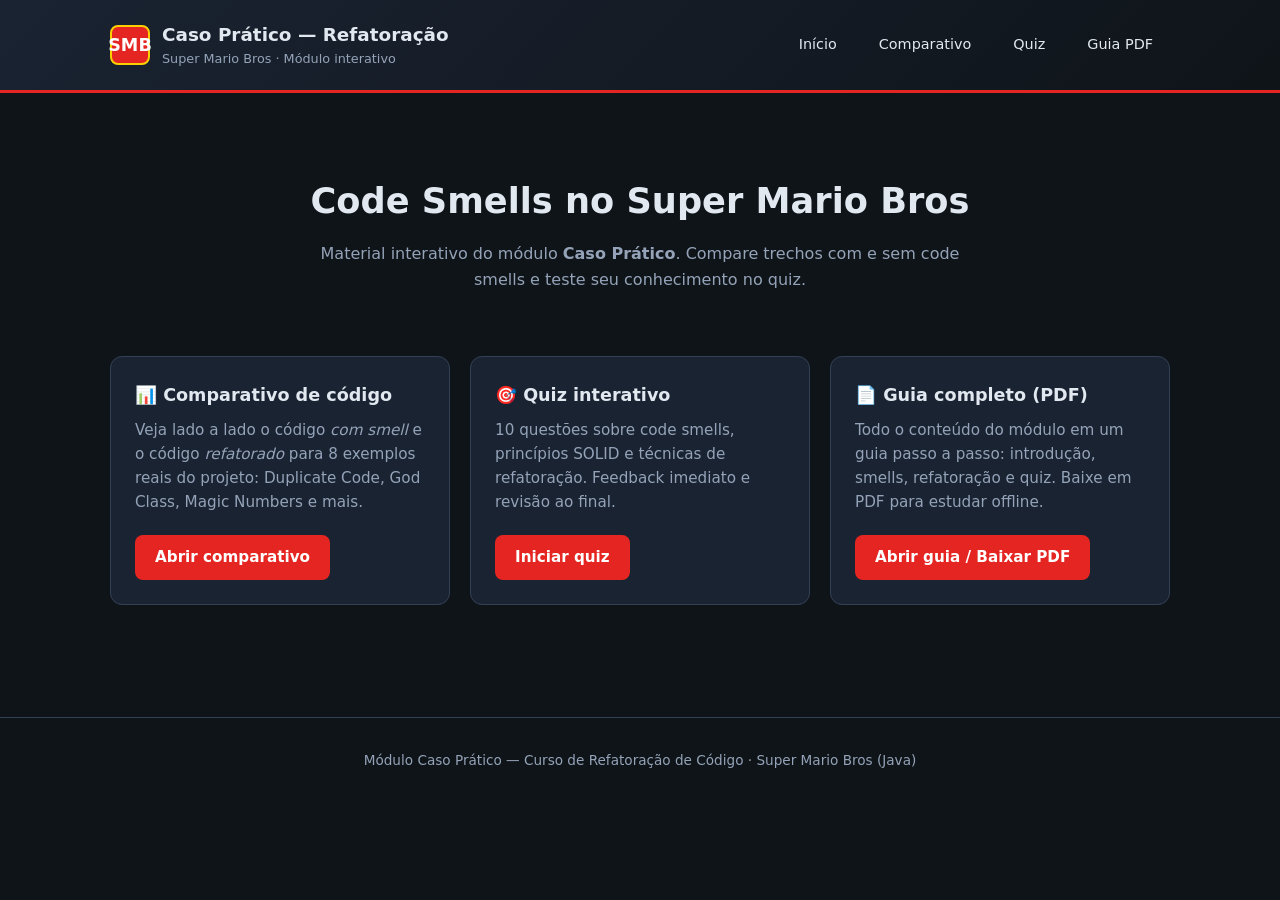
<file: docs/interativo/index.html>
<!DOCTYPE html>
<html lang="pt-BR">
<head>
  <meta charset="UTF-8">
  <meta name="viewport" content="width=device-width, initial-scale=1.0">
  <title>Caso Prático — Super Mario Bros | Refatoração</title>
  <link rel="stylesheet" href="css/style.css">
</head>
<body>
  <header class="site-header">
    <div class="container">
      <div class="logo">
        <div class="logo-icon">SMB</div>
        <div>
          <h1>Caso Prático — Refatoração</h1>
          <p>Super Mario Bros · Módulo interativo</p>
        </div>
      </div>
        <nav>
        <a href="index.html">Início</a>
        <a href="comparativo.html">Comparativo</a>
        <a href="quiz.html">Quiz</a>
        <a href="guia.html">Guia PDF</a>
      </nav>
    </div>
  </header>

  <main class="container">
    <section class="hero">
      <h2>Code Smells no Super Mario Bros</h2>
      <p>
        Material interativo do módulo <strong>Caso Prático</strong>.
        Compare trechos com e sem code smells e teste seu conhecimento no quiz.
      </p>
    </section>

    <div class="card-grid">
      <article class="card">
        <h3>📊 Comparativo de código</h3>
        <p>
          Veja lado a lado o código <em>com smell</em> e o código <em>refatorado</em>
          para 8 exemplos reais do projeto: Duplicate Code, God Class, Magic Numbers e mais.
        </p>
        <a href="comparativo.html" class="btn btn-primary">Abrir comparativo</a>
      </article>

      <article class="card">
        <h3>🎯 Quiz interativo</h3>
        <p>
          10 questões sobre code smells, princípios SOLID e técnicas de refatoração.
          Feedback imediato e revisão ao final.
        </p>
        <a href="quiz.html" class="btn btn-primary">Iniciar quiz</a>
      </article>

      <article class="card">
        <h3>📄 Guia completo (PDF)</h3>
        <p>
          Todo o conteúdo do módulo em um guia passo a passo: introdução, smells,
          refatoração e quiz. Baixe em PDF para estudar offline.
        </p>
        <a href="guia.html" class="btn btn-primary">Abrir guia / Baixar PDF</a>
      </article>
    </div>
  </main>

  <footer>
    Módulo Caso Prático — Curso de Refatoração de Código · Super Mario Bros (Java)
  </footer>
</body>
</html>
</file>
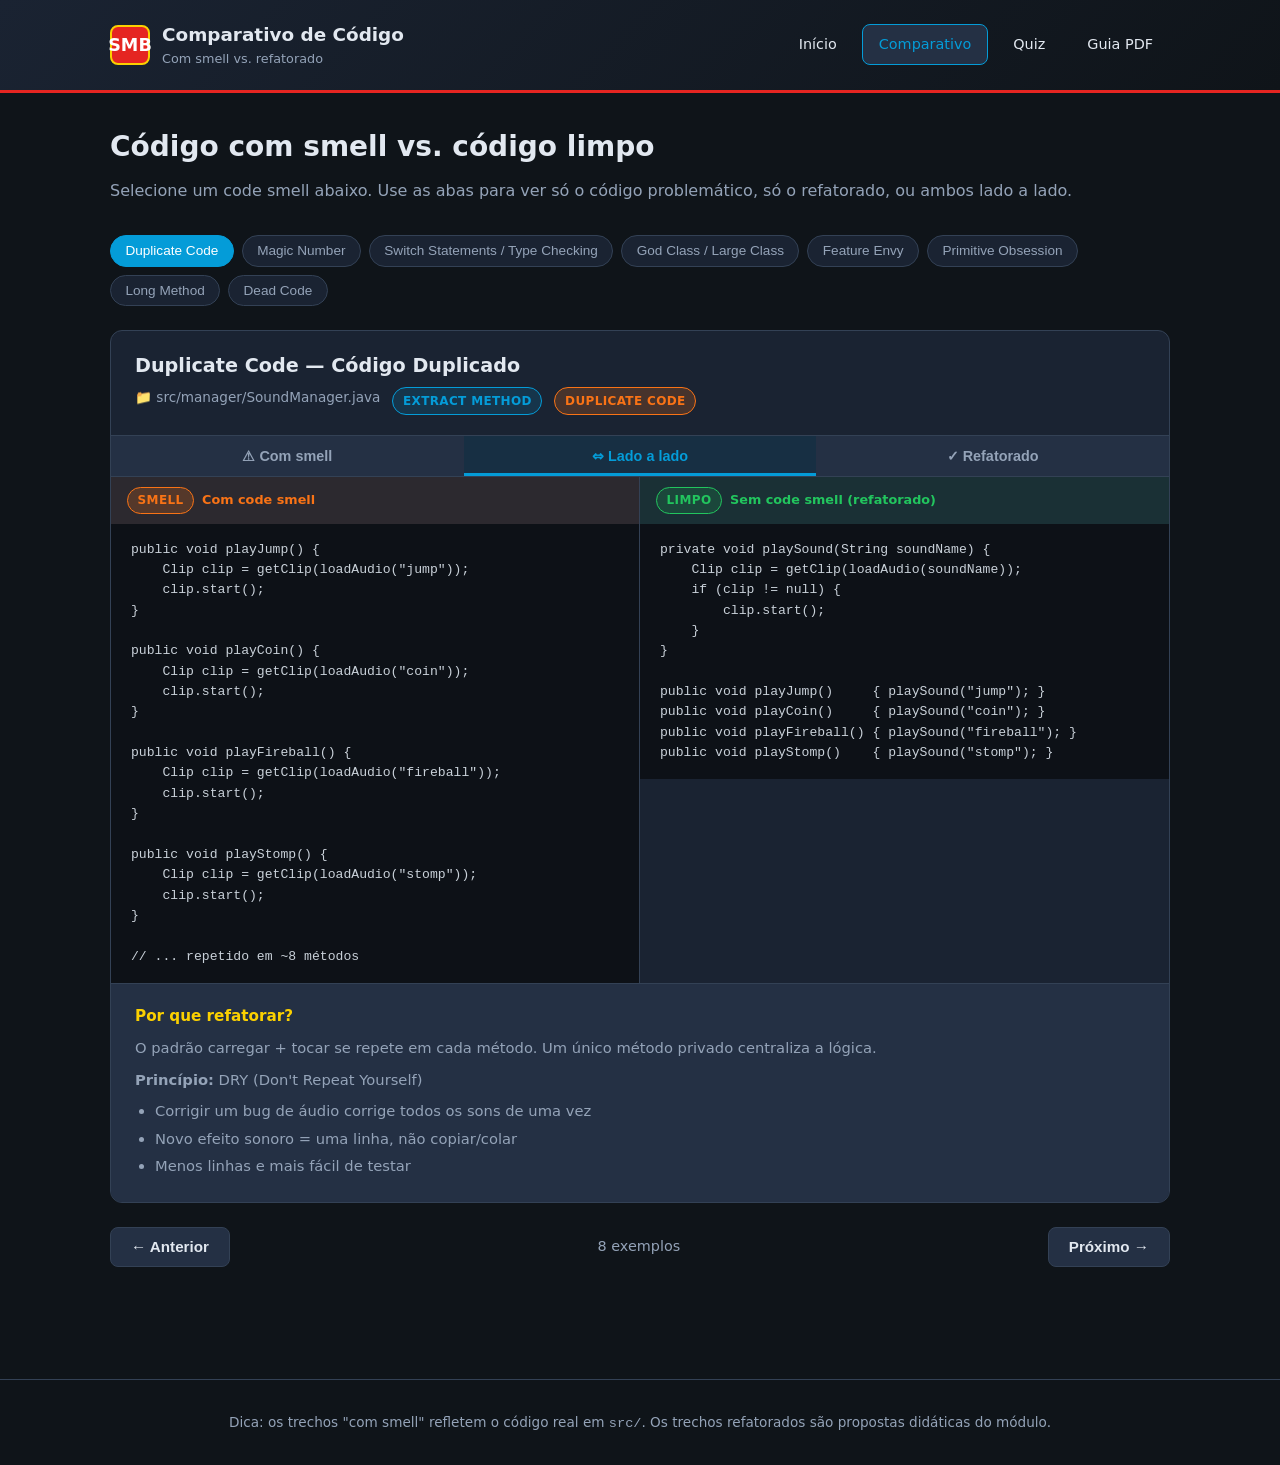
<file: docs/interativo/comparativo.html>
<!DOCTYPE html>
<html lang="pt-BR">
<head>
  <meta charset="UTF-8">
  <meta name="viewport" content="width=device-width, initial-scale=1.0">
  <title>Comparativo — Code Smells | Caso Prático</title>
  <link rel="stylesheet" href="css/style.css">
</head>
<body>
  <header class="site-header">
    <div class="container">
      <div class="logo">
        <div class="logo-icon">SMB</div>
        <div>
          <h1>Comparativo de Código</h1>
          <p>Com smell vs. refatorado</p>
        </div>
      </div>
      <nav>
        <a href="index.html">Início</a>
        <a href="comparativo.html" class="active">Comparativo</a>
        <a href="quiz.html">Quiz</a>
        <a href="guia.html">Guia PDF</a>
      </nav>
    </div>
  </header>

  <main class="container">
    <h2 class="page-title">Código com smell vs. código limpo</h2>
    <p class="page-subtitle">
      Selecione um code smell abaixo. Use as abas para ver só o código problemático,
      só o refatorado, ou ambos lado a lado.
    </p>

    <div class="smell-nav" id="smell-nav"></div>

    <div id="comparison-panel" class="comparison-panel"></div>

    <div class="comparison-nav-buttons">
      <button class="btn btn-secondary" id="prev-btn">← Anterior</button>
      <span id="comparison-counter" style="color:var(--muted);align-self:center;font-size:0.9rem"></span>
      <button class="btn btn-secondary" id="next-btn">Próximo →</button>
    </div>
  </main>

  <footer>
    Dica: os trechos "com smell" refletem o código real em <code>src/</code>.
    Os trechos refatorados são propostas didáticas do módulo.
  </footer>

  <script src="js/comparativo-data.js"></script>
  <script src="js/comparativo.js"></script>
</body>
</html>
</file>
<file: docs/interativo/css/style.css>
:root {
  --bg: #0f1419;
  --surface: #1a2332;
  --surface-2: #243044;
  --border: #334155;
  --text: #e2e8f0;
  --muted: #94a3b8;
  --mario-red: #e52521;
  --mario-blue: #049cd8;
  --mario-yellow: #fbd000;
  --mario-green: #43b047;
  --smell: #f97316;
  --clean: #22c55e;
  --wrong: #ef4444;
  --correct: #22c55e;
  --radius: 12px;
  --font: "Segoe UI", system-ui, -apple-system, sans-serif;
  --mono: "Cascadia Code", "Consolas", "Monaco", monospace;
}

* {
  box-sizing: border-box;
  margin: 0;
  padding: 0;
}

body {
  font-family: var(--font);
  background: var(--bg);
  color: var(--text);
  line-height: 1.6;
  min-height: 100vh;
}

a {
  color: var(--mario-blue);
  text-decoration: none;
}

a:hover {
  text-decoration: underline;
}

.container {
  max-width: 1100px;
  margin: 0 auto;
  padding: 2rem 1.25rem 4rem;
}

.site-header {
  background: linear-gradient(135deg, #1a2332 0%, #0f1419 100%);
  border-bottom: 3px solid var(--mario-red);
  padding: 1.25rem 0;
}

.site-header .container {
  padding-top: 0;
  padding-bottom: 0;
  display: flex;
  align-items: center;
  justify-content: space-between;
  flex-wrap: wrap;
  gap: 1rem;
}

.logo {
  display: flex;
  align-items: center;
  gap: 0.75rem;
}

.logo-icon {
  width: 40px;
  height: 40px;
  background: var(--mario-red);
  border-radius: 8px;
  display: flex;
  align-items: center;
  justify-content: center;
  font-weight: 800;
  font-size: 1.1rem;
  color: white;
  border: 2px solid var(--mario-yellow);
}

.logo h1 {
  font-size: 1.15rem;
  font-weight: 700;
}

.logo p {
  font-size: 0.8rem;
  color: var(--muted);
}

nav {
  display: flex;
  gap: 0.5rem;
  flex-wrap: wrap;
}

nav a {
  padding: 0.5rem 1rem;
  border-radius: 8px;
  color: var(--text);
  font-size: 0.9rem;
  border: 1px solid transparent;
  text-decoration: none;
}

nav a:hover {
  background: var(--surface-2);
  text-decoration: none;
}

nav a.active {
  background: var(--surface-2);
  border-color: var(--mario-blue);
  color: var(--mario-blue);
}

.hero {
  text-align: center;
  padding: 3rem 0 2rem;
}

.hero h2 {
  font-size: clamp(1.5rem, 4vw, 2.2rem);
  margin-bottom: 0.75rem;
}

.hero p {
  color: var(--muted);
  max-width: 640px;
  margin: 0 auto 2rem;
}

.card-grid {
  display: grid;
  grid-template-columns: repeat(auto-fit, minmax(280px, 1fr));
  gap: 1.25rem;
}

.card {
  background: var(--surface);
  border: 1px solid var(--border);
  border-radius: var(--radius);
  padding: 1.5rem;
  transition: transform 0.15s, border-color 0.15s;
}

.card:hover {
  transform: translateY(-2px);
  border-color: var(--mario-blue);
}

.card h3 {
  margin-bottom: 0.5rem;
  font-size: 1.1rem;
}

.card p {
  color: var(--muted);
  font-size: 0.95rem;
  margin-bottom: 1.25rem;
}

.btn {
  display: inline-flex;
  align-items: center;
  gap: 0.5rem;
  padding: 0.65rem 1.25rem;
  border-radius: 8px;
  font-weight: 600;
  font-size: 0.95rem;
  border: none;
  cursor: pointer;
  text-decoration: none;
  transition: opacity 0.15s, transform 0.1s;
}

.btn:hover {
  opacity: 0.9;
  text-decoration: none;
  transform: translateY(-1px);
}

.btn-primary {
  background: var(--mario-red);
  color: white;
}

.btn-secondary {
  background: var(--surface-2);
  color: var(--text);
  border: 1px solid var(--border);
}

.btn-success {
  background: var(--mario-green);
  color: white;
}

.page-title {
  margin-bottom: 0.5rem;
  font-size: 1.75rem;
}

.page-subtitle {
  color: var(--muted);
  margin-bottom: 2rem;
}

/* Comparativo */

.smell-nav {
  display: flex;
  flex-wrap: wrap;
  gap: 0.5rem;
  margin-bottom: 1.5rem;
}

.smell-tab {
  padding: 0.45rem 0.9rem;
  border-radius: 999px;
  border: 1px solid var(--border);
  background: var(--surface);
  color: var(--muted);
  font-size: 0.85rem;
  cursor: pointer;
  transition: all 0.15s;
}

.smell-tab:hover {
  border-color: var(--mario-blue);
  color: var(--text);
}

.smell-tab.active {
  background: var(--mario-blue);
  border-color: var(--mario-blue);
  color: white;
}

.comparison-panel {
  background: var(--surface);
  border: 1px solid var(--border);
  border-radius: var(--radius);
  overflow: hidden;
}

.comparison-header {
  padding: 1.25rem 1.5rem;
  border-bottom: 1px solid var(--border);
}

.comparison-header h3 {
  font-size: 1.2rem;
  margin-bottom: 0.35rem;
}

.comparison-meta {
  display: flex;
  flex-wrap: wrap;
  gap: 0.75rem;
  font-size: 0.85rem;
  color: var(--muted);
}

.badge {
  display: inline-block;
  padding: 0.2rem 0.6rem;
  border-radius: 999px;
  font-size: 0.75rem;
  font-weight: 700;
  text-transform: uppercase;
  letter-spacing: 0.03em;
}

.badge-smell {
  background: rgba(249, 115, 22, 0.2);
  color: var(--smell);
  border: 1px solid var(--smell);
}

.badge-clean {
  background: rgba(34, 197, 94, 0.15);
  color: var(--clean);
  border: 1px solid var(--clean);
}

.badge-technique {
  background: rgba(4, 156, 216, 0.15);
  color: var(--mario-blue);
  border: 1px solid var(--mario-blue);
}

.view-toggle {
  display: flex;
  gap: 0;
  border-bottom: 1px solid var(--border);
}

.view-toggle button {
  flex: 1;
  padding: 0.75rem;
  border: none;
  background: var(--surface-2);
  color: var(--muted);
  font-weight: 600;
  cursor: pointer;
  font-size: 0.9rem;
  transition: all 0.15s;
}

.view-toggle button.active-smell {
  background: rgba(249, 115, 22, 0.12);
  color: var(--smell);
  box-shadow: inset 0 -3px 0 var(--smell);
}

.view-toggle button.active-clean {
  background: rgba(34, 197, 94, 0.1);
  color: var(--clean);
  box-shadow: inset 0 -3px 0 var(--clean);
}

.view-toggle button.active-both {
  background: rgba(4, 156, 216, 0.1);
  color: var(--mario-blue);
  box-shadow: inset 0 -3px 0 var(--mario-blue);
}

.code-views {
  display: grid;
  grid-template-columns: 1fr;
}

.code-views.split {
  grid-template-columns: 1fr 1fr;
}

@media (max-width: 768px) {
  .code-views.split {
    grid-template-columns: 1fr;
  }
}

.code-block-wrap {
  border-right: 1px solid var(--border);
}

.code-block-wrap:last-child {
  border-right: none;
}

.code-block-label {
  padding: 0.6rem 1rem;
  font-size: 0.8rem;
  font-weight: 700;
  display: flex;
  align-items: center;
  gap: 0.5rem;
}

.code-block-label.smell-label {
  background: rgba(249, 115, 22, 0.08);
  color: var(--smell);
}

.code-block-label.clean-label {
  background: rgba(34, 197, 94, 0.08);
  color: var(--clean);
}

.code-block {
  margin: 0;
  padding: 1rem 1.25rem;
  overflow-x: auto;
  font-family: var(--mono);
  font-size: 0.82rem;
  line-height: 1.55;
  background: #0d1117;
  color: #c9d1d9;
  min-height: 200px;
  white-space: pre;
}

.comparison-explanation {
  padding: 1.25rem 1.5rem;
  border-top: 1px solid var(--border);
  background: var(--surface-2);
}

.comparison-explanation h4 {
  font-size: 0.95rem;
  margin-bottom: 0.5rem;
  color: var(--mario-yellow);
}

.comparison-explanation p {
  color: var(--muted);
  font-size: 0.92rem;
}

.comparison-explanation ul {
  margin-top: 0.5rem;
  padding-left: 1.25rem;
  color: var(--muted);
  font-size: 0.92rem;
}

.comparison-explanation li {
  margin-bottom: 0.25rem;
}

.comparison-nav-buttons {
  display: flex;
  justify-content: space-between;
  margin-top: 1.5rem;
  gap: 1rem;
}

.hidden {
  display: none !important;
}

/* Quiz */

.quiz-progress {
  background: var(--surface);
  border-radius: 999px;
  height: 8px;
  margin-bottom: 2rem;
  overflow: hidden;
}

.quiz-progress-bar {
  height: 100%;
  background: linear-gradient(90deg, var(--mario-red), var(--mario-yellow));
  transition: width 0.3s;
  border-radius: 999px;
}

.quiz-card {
  background: var(--surface);
  border: 1px solid var(--border);
  border-radius: var(--radius);
  padding: 1.75rem;
}

.quiz-question-number {
  color: var(--mario-blue);
  font-size: 0.85rem;
  font-weight: 700;
  margin-bottom: 0.5rem;
}

.quiz-question-text {
  font-size: 1.15rem;
  margin-bottom: 1.25rem;
}

.quiz-snippet {
  background: #0d1117;
  border: 1px solid var(--border);
  border-radius: 8px;
  padding: 1rem;
  margin-bottom: 1.25rem;
  overflow-x: auto;
}

.quiz-snippet pre {
  font-family: var(--mono);
  font-size: 0.82rem;
  line-height: 1.5;
  white-space: pre-wrap;
}

.quiz-options {
  display: flex;
  flex-direction: column;
  gap: 0.65rem;
}

.quiz-option {
  display: flex;
  align-items: flex-start;
  gap: 0.75rem;
  padding: 0.85rem 1rem;
  border: 2px solid var(--border);
  border-radius: 8px;
  cursor: pointer;
  transition: border-color 0.15s, background 0.15s;
  text-align: left;
  background: var(--surface-2);
  color: var(--text);
  font-size: 0.95rem;
  width: 100%;
}

.quiz-option:hover:not(:disabled) {
  border-color: var(--mario-blue);
}

.quiz-option.selected:not(:disabled) {
  border-color: var(--mario-blue);
  background: rgba(4, 156, 216, 0.12);
  box-shadow: 0 0 0 1px var(--mario-blue);
}

.quiz-option:disabled {
  cursor: default;
}

.quiz-option.correct {
  border-color: var(--correct);
  background: rgba(34, 197, 94, 0.1);
}

.quiz-option.wrong {
  border-color: var(--wrong);
  background: rgba(239, 68, 68, 0.1);
}

.quiz-option-letter {
  flex-shrink: 0;
  width: 28px;
  height: 28px;
  border-radius: 50%;
  background: var(--border);
  display: flex;
  align-items: center;
  justify-content: center;
  font-weight: 700;
  font-size: 0.85rem;
}

.quiz-feedback {
  margin-top: 1.25rem;
  padding: 1rem 1.25rem;
  border-radius: 8px;
  font-size: 0.95rem;
}

.quiz-feedback.correct {
  background: rgba(34, 197, 94, 0.12);
  border: 1px solid var(--correct);
  color: #86efac;
}

.quiz-feedback.wrong {
  background: rgba(239, 68, 68, 0.12);
  border: 1px solid var(--wrong);
  color: #fca5a5;
}

.quiz-actions {
  margin-top: 1.5rem;
  display: flex;
  gap: 0.75rem;
  flex-wrap: wrap;
}

.quiz-result {
  text-align: center;
  padding: 2rem;
}

.quiz-result-score {
  font-size: 3.5rem;
  font-weight: 800;
  color: var(--mario-yellow);
  line-height: 1;
  margin: 1rem 0;
}

.quiz-result-message {
  font-size: 1.2rem;
  margin-bottom: 0.5rem;
}

.quiz-result-detail {
  color: var(--muted);
  margin-bottom: 2rem;
}

.quiz-review {
  text-align: left;
  margin-top: 2rem;
}

.quiz-review-item {
  background: var(--surface-2);
  border-radius: 8px;
  padding: 1rem;
  margin-bottom: 0.75rem;
  font-size: 0.9rem;
}

.quiz-review-item.correct-item {
  border-left: 4px solid var(--correct);
}

.quiz-review-item.wrong-item {
  border-left: 4px solid var(--wrong);
}

.quiz-download-section {
  text-align: left;
  margin-top: 2rem;
  padding: 1.5rem;
  background: var(--surface-2);
  border: 1px solid var(--border);
  border-radius: var(--radius);
}

.quiz-download-section h4 {
  margin-bottom: 0.35rem;
  font-size: 1rem;
}

.quiz-download-section > p {
  color: var(--muted);
  font-size: 0.9rem;
  margin-bottom: 1.25rem;
}

.quiz-form-grid {
  display: grid;
  grid-template-columns: repeat(auto-fit, minmax(220px, 1fr));
  gap: 1rem;
  margin-bottom: 1rem;
}

.form-field {
  display: flex;
  flex-direction: column;
  gap: 0.35rem;
}

.form-field label {
  font-size: 0.85rem;
  font-weight: 600;
  color: var(--text);
}

.form-field input {
  padding: 0.65rem 0.85rem;
  border-radius: 8px;
  border: 1px solid var(--border);
  background: var(--surface);
  color: var(--text);
  font-size: 0.95rem;
  font-family: var(--font);
}

.form-field input:focus {
  outline: none;
  border-color: var(--mario-blue);
  box-shadow: 0 0 0 2px rgba(4, 156, 216, 0.2);
}

.form-field input.input-error {
  border-color: var(--wrong);
}

.form-error {
  color: #fca5a5;
  font-size: 0.85rem;
  margin-bottom: 0.75rem;
  min-height: 1.25rem;
}

footer {
  text-align: center;
  padding: 2rem;
  color: var(--muted);
  font-size: 0.85rem;
  border-top: 1px solid var(--border);
  margin-top: 3rem;
}
</file>
